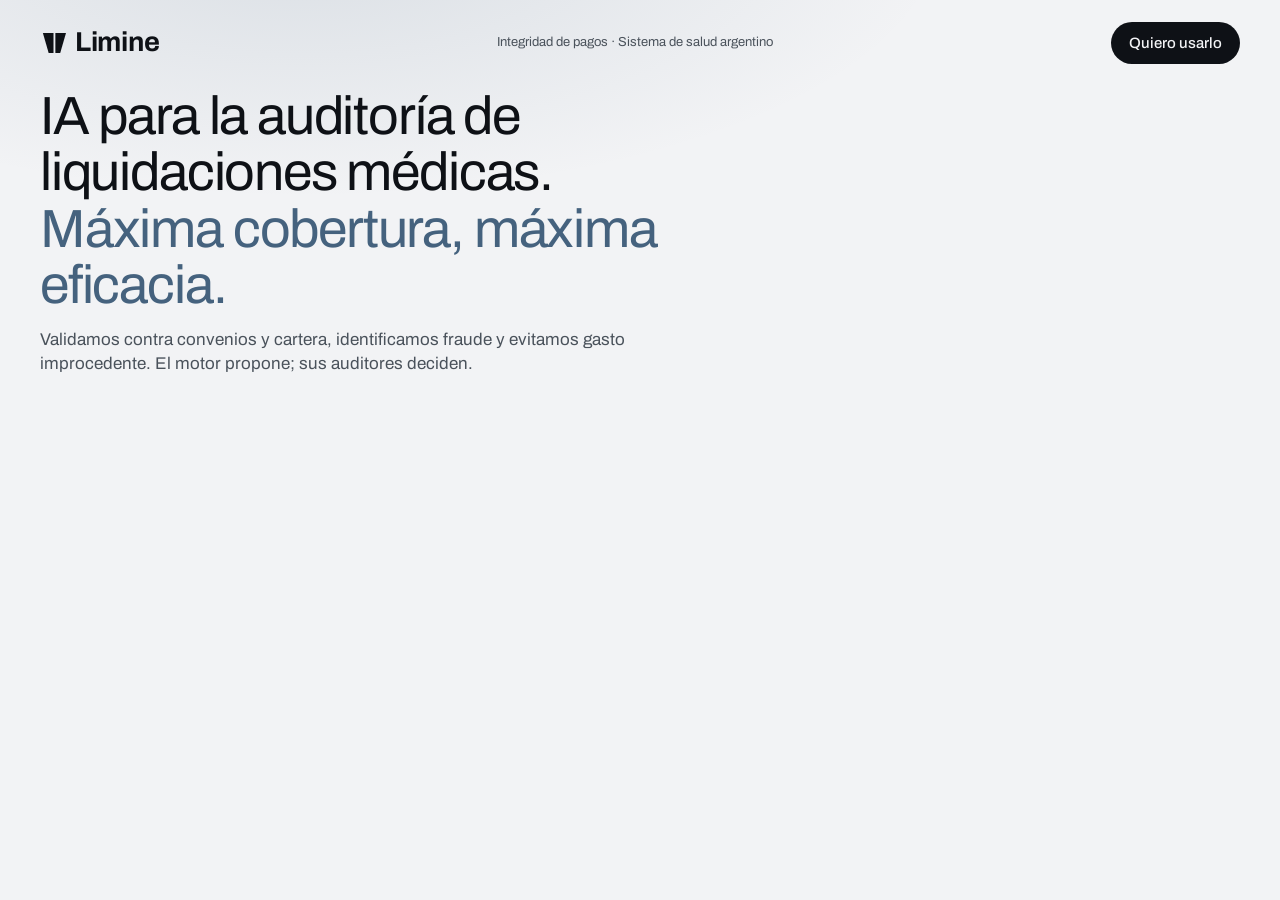
<file: index.html>
<!DOCTYPE html>
<html lang="es-AR">
<head>
<meta charset="utf-8">
<meta name="viewport" content="width=device-width, initial-scale=1, viewport-fit=cover">
<title>Limine · Integridad de pagos para el sistema de salud argentino</title>
<meta name="description" content="IA para la auditoría de liquidaciones médicas. Máxima cobertura, máxima eficacia: auditamos el 100% de las líneas contra convenios y cartera, identificamos fraude y evitamos gasto improcedente. El motor propone; sus auditores deciden.">
<link rel="canonical" href="https://limine.ai/">
<meta property="og:type" content="website">
<meta property="og:title" content="Limine · Integridad de pagos para el sistema de salud argentino">
<meta property="og:description" content="IA para la auditoría de liquidaciones médicas. Máxima cobertura, máxima eficacia. El motor propone; sus auditores deciden.">
<meta property="og:image" content="https://limine.ai/og.png">
<meta property="og:image:width" content="1200">
<meta property="og:image:height" content="630">
<meta property="og:url" content="https://limine.ai/">
<meta property="og:locale" content="es_AR">
<meta name="twitter:card" content="summary_large_image">
<meta name="theme-color" content="#F2F3F5">
<script>document.documentElement.classList.add("js");</script>
<link rel="icon" href="/favicon.svg" type="image/svg+xml">
<link rel="preconnect" href="https://fonts.googleapis.com">
<link rel="preconnect" href="https://fonts.gstatic.com" crossorigin>
<link rel="stylesheet" href="b.css?v=202609251104">
</head>
<!-- Limine · landing · dev/main via scripts/publicar.sh y promover.sh -->
<body data-contacto="pedrolandin@gmail.com" data-asunto="Quiero usar Limine">

<div class="escena" id="escena">

  <header class="barra">
    <a class="lockup" href="#" aria-label="Limine, inicio"><svg viewBox="20 18 60 54" aria-hidden="true"><polygon points="26,24 48,24 48,66 38,66"/><polygon points="74,24 52,24 52,66 62,66"/></svg><span class="wordmark">Limine</span></a>
    <span class="barra__tag">Integridad de pagos · Sistema de salud argentino</span>
    <a class="btn btn--ink" href="#implementacion" data-cta="mail">Quiero usarlo</a>
  </header>

  <div class="titular">
    <div class="titular__texto">
      <h1><span class="h1a entra">IA para la auditoría de liquidaciones médicas.</span><span class="h1b valor entra">Máxima cobertura, máxima eficacia.</span></h1>
      <p class="titular__linea entra">Validamos contra convenios y cartera, identificamos fraude y evitamos gasto improcedente. El motor propone; sus auditores deciden.</p>
    </div>
    <div class="cifras entra" aria-label="Cifras">
      <div class="cifra entra"><span class="cifra__n">100%</span><span class="cifra__t">De las líneas, revisadas</span></div>
      <div class="cifra entra"><span class="cifra__n valor">4x</span><span class="cifra__t">Retorno garantizado <span class="info"><button type="button" class="info__btn" aria-label="Cómo funciona la garantía de 4x">i</button><span class="info__texto" role="tooltip">La calibración de la oportunidad es gratuita. Después, lo que pagan nunca supera un cuarto del ahorro generado.</span></span></span></div>
      <div class="cifra entra"><span class="cifra__n">0</span><span class="cifra__t">Integraciones para empezar</span></div>
    </div>
  </div>

  <div class="lienzo entra" id="lienzo">
    <div class="trama" id="trama" role="img" aria-label="Millones de líneas pagadas por mes: en gris las que nadie revisó, en rojo las que esconden fraude o desperdicio y se pagaron igual; la franja marca la muestra que la auditoría alcanza a mirar.">
      <div class="cobertura" id="cobertura" aria-hidden="true"><span class="cobertura__rotulo">Limine audita el 100% de las líneas</span></div>
      <div class="muestra"><span class="muestra__rotulo">Lo que la auditoría alcanza a mirar</span></div>
    </div>
    <div class="tip" id="tip" role="status" aria-live="polite" hidden><span class="tip__k"></span><span class="tip__titulo"></span><span class="tip__t"></span><div class="tip__dist" id="tip-dist" hidden></div></div>
  </div>

  <nav class="capitulos" id="capitulos" aria-label="Capítulos">
    <button type="button" class="cap entra" data-cap="limine"><span class="n">01</span><span class="t">Limine</span></button>
    <button type="button" class="cap entra" data-cap="ahorro"><span class="n">02</span><span class="t">Oportunidades de ahorro</span></button>
    <button type="button" class="cap entra" data-cap="producto"><span class="n">03</span><span class="t">Nuestro producto</span></button>
    <button type="button" class="cap entra" data-cap="auditores"><span class="n">04</span><span class="t">Colaboración</span></button>
    <button type="button" class="cap entra" data-cap="implementacion"><span class="n">05</span><span class="t">Implementación</span></button>
  </nav>

  <aside class="panel" id="panel" aria-live="polite" hidden>
    <div class="panel__asa" aria-hidden="true"></div>
    <div class="panel__cab"><span class="panel__num" id="panel-num">01 · Limine</span><button type="button" class="panel__cerrar" id="panel-cerrar" aria-label="Cerrar">×</button></div>
    <div class="panel__cuerpo" id="panel-cuerpo">

      <section class="hoja" data-cap="limine" data-nombre="Limine">
        <h2>Un motor de IA que audita el 100% de sus liquidaciones, antes de pagarlas.</h2>
        <p>Cada línea se valida contra sus convenios y contra la historia estadística de su propia cartera. Cuando algo no cierra, el motor no tira una alarma: arma el caso, con la cláusula o la comparación que lo sostiene y con el monto. Y la decisión es siempre de sus auditores.</p>
        <div class="bloque">
          <h3>Construido por un equipo de tecnología y datos, con amplia experiencia en la región.</h3>
          <div class="perfiles">
            <div class="perfil"><a class="perfil__n" href="https://www.linkedin.com/in/pedro-landin/" target="_blank" rel="noopener" aria-label="Pedro Landín en LinkedIn">Pedro Landín <svg class="in" viewBox="0 0 24 24" aria-hidden="true"><path d="M20.45 20.45h-3.56v-5.57c0-1.33-.02-3.04-1.85-3.04-1.85 0-2.13 1.45-2.13 2.94v5.67H9.35V9h3.41v1.56h.05c.48-.9 1.64-1.85 3.37-1.85 3.6 0 4.27 2.37 4.27 5.46v6.28zM5.34 7.43a2.06 2.06 0 1 1 0-4.13 2.06 2.06 0 0 1 0 4.13zM7.12 20.45H3.55V9h3.57v11.45zM22.22 0H1.77C.79 0 0 .77 0 1.73v20.54C0 23.23.79 24 1.77 24h20.45c.98 0 1.78-.77 1.78-1.73V1.73C24 .77 23.2 0 22.22 0z"/></svg></a><span class="perfil__r">Cofundador y CEO</span><span class="perfil__d">Bain &amp; Company, Rappi y Addi. Economista (UTDT).</span></div>
            <div class="perfil"><a class="perfil__n" href="https://www.linkedin.com/in/ramiro-oliverio-fernandez/" target="_blank" rel="noopener" aria-label="Ramiro Fernández en LinkedIn">Ramiro Fernández <svg class="in" viewBox="0 0 24 24" aria-hidden="true"><path d="M20.45 20.45h-3.56v-5.57c0-1.33-.02-3.04-1.85-3.04-1.85 0-2.13 1.45-2.13 2.94v5.67H9.35V9h3.41v1.56h.05c.48-.9 1.64-1.85 3.37-1.85 3.6 0 4.27 2.37 4.27 5.46v6.28zM5.34 7.43a2.06 2.06 0 1 1 0-4.13 2.06 2.06 0 0 1 0 4.13zM7.12 20.45H3.55V9h3.57v11.45zM22.22 0H1.77C.79 0 0 .77 0 1.73v20.54C0 23.23.79 24 1.77 24h20.45c.98 0 1.78-.77 1.78-1.73V1.73C24 .77 23.2 0 22.22 0z"/></svg></a><span class="perfil__r">Cofundador y CTO</span><span class="perfil__d">Arquitectura de datos en Addi, Rappi, GCBA y CONICET. Docente en la UBA.</span></div>
          </div>
          <div class="logos"><img src="assets/logos/bain.svg" alt="Bain &amp; Company" class="l-bain"><img src="assets/logos/rappi.svg" alt="Rappi" class="l-rappi"><img src="assets/logos/addi.svg" alt="Addi" class="l-addi"><img src="assets/logos/conicet.svg" alt="CONICET" class="l-conicet"><img src="assets/logos/gcba.svg" alt="Ciudad de Buenos Aires" class="l-gcba"><img src="assets/logos/uba.svg" alt="UBA" class="l-uba"></div>
        </div>
      </section>

      <section class="hoja" data-cap="ahorro" data-nombre="Oportunidades de ahorro">
        <h2>Los modelos actuales fallan en escala, incluso ante casos típicos.</h2>
        <p>Su equipo audita por muestra, porque revisar todo a mano es imposible. Así se ve en cualquier cartera:</p>
        <div class="hallazgos">
          <div class="hallazgo"><svg viewBox="0 0 64 40" aria-hidden="true"><rect x="12" y="26" width="12" height="12" class="gris"/><rect x="40" y="26" width="12" height="12" class="gris"/><rect x="40" y="4" width="12" height="22" class="rojo"/><line x1="6" y1="38.5" x2="58" y2="38.5"/></svg><span class="t">Cantidades infladas</span><span class="d">40 jeringas en una cirugía que usa 12.</span></div>
          <div class="hallazgo"><svg viewBox="0 0 64 40" aria-hidden="true"><rect x="5" y="7" width="36" height="26" rx="2"/><rect x="11" y="16" width="7" height="8" class="gris"/><rect x="20" y="16" width="7" height="8" class="gris"/><rect x="29" y="16" width="7" height="8" class="gris"/><rect x="50" y="16" width="7" height="8" class="rojo"/><line x1="41" y1="20" x2="50" y2="20" class="rojo-linea"/></svg><span class="t">Doble cobro del módulo</span><span class="d">Descartables facturados aparte del módulo que ya los incluye.</span></div>
          <div class="hallazgo"><svg viewBox="0 0 64 40" aria-hidden="true"><path d="M10 6h16l6 6v22H10z"/><line x1="15" y1="18" x2="27" y2="18"/><line x1="15" y1="23" x2="27" y2="23"/><line x1="15" y1="28" x2="23" y2="28"/><path d="M30 10h16l6 6v22H30z" class="rojo-linea"/><line x1="35" y1="22" x2="47" y2="22" class="rojo-linea"/><line x1="35" y1="27" x2="47" y2="27" class="rojo-linea"/><line x1="35" y1="32" x2="43" y2="32" class="rojo-linea"/></svg><span class="t">Cuentas duplicadas</span><span class="d">La misma sesión, cobrada dos veces con 40 días de diferencia.</span></div>
          <div class="hallazgo"><svg viewBox="0 0 64 40" aria-hidden="true"><rect x="8" y="10" width="48" height="26" rx="2"/><line x1="8" y1="17" x2="56" y2="17"/><rect x="12" y="21" width="8" height="3" class="gris"/><rect x="12" y="26" width="8" height="3" class="gris"/><rect x="12" y="31" width="8" height="3" class="gris"/><rect x="26" y="21" width="8" height="3" class="gris"/><rect x="26" y="26" width="8" height="3" class="gris"/><rect x="40" y="1" width="8" height="3" class="rojo"/><rect x="40" y="5" width="8" height="3" class="rojo"/><rect x="40" y="21" width="8" height="3" class="rojo"/><rect x="40" y="26" width="8" height="3" class="rojo"/><rect x="40" y="31" width="8" height="3" class="rojo"/></svg><span class="t">Agenda imposible</span><span class="d">55 consultas facturadas en un solo día de consultorio.</span></div>
          <div class="hallazgo"><svg viewBox="0 0 64 40" aria-hidden="true"><rect x="4" y="12" width="9" height="16" class="gris"/><rect x="15" y="12" width="9" height="16" class="gris"/><rect x="26" y="12" width="9" height="16" class="gris"/><rect x="37" y="12" width="9" height="16" class="gris"/><rect x="48" y="12" width="9" height="16" class="rojo"/><path d="M50 6l7-4 0 8" class="rojo-linea"/><line x1="4" y1="32" x2="58" y2="32"/></svg><span class="t">Pensión sobre el alta</span><span class="d">Pensión completa facturada el día del alta.</span></div>
          <div class="hallazgo"><svg viewBox="0 0 64 40" aria-hidden="true"><line x1="6" y1="16" x2="58" y2="16" stroke-dasharray="3 3"/><rect x="14" y="16" width="14" height="20" class="gris"/><rect x="38" y="16" width="14" height="20" class="gris"/><rect x="38" y="6" width="14" height="10" class="rojo"/><line x1="6" y1="36.5" x2="58" y2="36.5"/></svg><span class="t">Precio sobre la referencia</span><span class="d">Medicamento a precio de marca cuando el convenio paga valor de referencia.</span></div>
          <div class="hallazgo"><svg viewBox="0 0 64 40" aria-hidden="true"><line x1="4" y1="22" x2="60" y2="22"/><path d="M12 14v16M12 14h4M12 30h4"/><path d="M40 14v16M40 14h-4M40 30h-4"/><circle cx="26" cy="22" r="3" class="gris"/><circle cx="52" cy="22" r="3.5" class="rojo"/></svg><span class="t">Fuera de ventana</span><span class="d">Práctica realizada a los 65 días de una orden válida por 60.</span></div>
          <div class="hallazgo"><svg viewBox="0 0 64 40" aria-hidden="true"><rect x="10" y="8" width="16" height="28" class="gris"/><rect x="38" y="24" width="16" height="12" class="gris"/><path d="M28 12l8 6-8 6" class="rojo-linea"/><line x1="4" y1="36.5" x2="60" y2="36.5"/></svg><span class="t">Cuenta inconsistente</span><span class="d">Quirófano de máxima complejidad en una cirugía de porte menor.</span></div>
        </div>
        <p class="pista">Pase el mouse por los puntos rojos: cada uno es un caso.</p>
      </section>

      <section class="hoja" data-cap="producto" data-nombre="Nuestro producto">
        <h2>Un sistema operativo de agentes de auditoría, sobre una plataforma propia.</h2>
        <div class="eje">
          <div class="eje__cab"><span class="eje__k">Eje 01</span><h3>Los agentes</h3><span class="eje__s">Auditan el 100% de las líneas, en cada ciclo.</span></div>
          <ul class="items">
            <li><svg viewBox="0 0 28 28" aria-hidden="true"><path d="M4 9l10-5 10 5-10 5z"/><path d="M4 14l10 5 10-5"/><path d="M4 19l10 5 10-5"/></svg><span><b>Preparan la data</b>Tipifican, agrupan por episodio y resuelven cada prestador a su convenio.</span></li>
            <li><svg viewBox="0 0 28 28" aria-hidden="true"><rect x="4" y="4" width="20" height="20" rx="2"/><path d="M14 9v10M9 14h10" class="acento"/></svg><span><b>Proponen reglas nuevas</b>Leen sus convenios y detectan patrones repetidos. Ninguna corre sin aprobación.</span></li>
            <li><svg viewBox="0 0 28 28" aria-hidden="true"><path d="M5 7h18M5 14h18M5 21h18"/><path d="M8 5l2 2-2 2M8 12l2 2-2 2M8 19l2 2-2 2" class="acento"/></svg><span><b>Ejecutan las reglas</b>Contra el convenio, contra su cartera y sobre lo que solo se ve en combinación.</span></li>
          </ul>
        </div>
        <div class="loop" aria-hidden="true"><span class="loop__i">→ Reglas vigentes, con umbral</span><span class="loop__i">← Resultados y precisión medida</span><span class="loop__c">Cada ciclo, una vuelta</span></div>
        <div class="eje">
          <div class="eje__cab"><span class="eje__k">Eje 02</span><h3>La plataforma</h3><span class="eje__s">Gestión de convenios y reglas.</span></div>
          <ul class="items">
            <li><svg viewBox="0 0 28 28" aria-hidden="true"><path d="M6 6h16v16H6z"/><path d="M10 11h8M10 15h8M10 19h5"/></svg><span><b>Reglas escritas y legibles</b>Qué cláusula aplica, qué umbral usa, qué débito propone.</span></li>
            <li><svg viewBox="0 0 28 28" aria-hidden="true"><circle cx="14" cy="14" r="10"/><path d="M9 14l3.5 3.5L19 11" class="acento"/></svg><span><b>Probadas antes de correr</b>Calibradas sobre su historia; corren recién cuando su precisión medida supera el piso acordado.</span></li>
            <li><svg viewBox="0 0 28 28" aria-hidden="true"><circle cx="8" cy="7" r="3"/><circle cx="8" cy="21" r="3"/><circle cx="20" cy="14" r="3" class="acento-fill"/><path d="M8 10v8M10.5 8.5l7 4M10.5 19.5l7-4"/></svg><span><b>Versionadas y a la vista</b>Su auditor ve cada regla con su precisión medida, y la calibra.</span></li>
          </ul>
        </div>
      </section>

      <section class="hoja" data-cap="auditores" data-nombre="Colaboración">
        <h2>El motor propone. Sus auditores deciden, siempre.</h2>
        <p>Ningún caso llega como una alarma. Llega con la regla que lo marcó, la cláusula o la comparación que lo sostiene, y el monto. Su auditor decide en minutos, y cada veredicto vuelve a la plataforma.</p>
        <div class="bloque">
          <span class="bloque__k">Lo que reciben ustedes</span>
          <div class="recibe"><span class="recibe__n">01</span><span><b>Reportes por prestador y por práctica</b>Dónde está el desvío y cuánto vale.</span></div>
          <div class="recibe"><span class="recibe__n">02</span><span><b>Cada regla a la vista, calibrable</b>Con su precisión medida: ajustan umbrales y apagan lo que no quieren.</span></div>
          <div class="recibe"><span class="recibe__n">03</span><span><b>Un archivo por ciclo, línea por línea</b>Cada línea con su veredicto, su regla y su evidencia.</span></div>
        </div>
        <div class="caso">
          <div class="caso__cab"><span>Así llega un caso · datos sintéticos</span><span>Decisión: su auditor</span></div>
          <h3>Descartables facturados aparte del módulo quirúrgico</h3>
          <div class="caso__fila"><span class="k">Regla</span><span>Inclusiones del módulo: el módulo ya incluye descartables.</span></div>
          <div class="caso__fila"><span class="k">Fuente</span><span>Convenio, Anexo I, cláusula 4.2. [Cláusula de ejemplo]</span></div>
          <div class="caso__fila"><span class="k">Comparación</span><span>40 unidades contra 12 de mediana en 318 casos comparables de su cartera.</span></div>
          <div class="caso__fila"><span class="k">Ahorro</span><span class="monto">$ 1.240.500</span></div>
        </div>
      </section>

      <section class="hoja" data-cap="implementacion" data-nombre="Implementación">
        <h2>Resultados en semanas, sin un proyecto de sistemas.</h2>
        <p>La entrada es un diagnóstico gratuito sobre sus cuentas ya pagadas: sin integración, sin datos clínicos y sin fee. En pocas semanas, hablamos con sus números sobre la mesa.</p>
        <div class="bloque">
          <div class="recibe"><span class="recibe__n">01</span><span><b>Sin cambiar de sistema</b>Un export en el formato que su sistema ya sabe hacer.</span></div>
          <div class="recibe"><span class="recibe__n">02</span><span><b>Calibrado a sus convenios</b>Las reglas se leen de sus contratos y se prueban sobre su historia antes de correr.</span></div>
          <div class="recibe"><span class="recibe__n">03</span><span><b>Resultados en semanas</b>Casos con evidencia, validados por sus auditores, y la medida de lo que se escapa por mes.</span></div>
        </div>
        <div class="cierre">
          <h3>Descubra cuánto se está escapando en sus cuentas.</h3>
          <p>Sin compromiso. Respondemos en 24 horas.</p>
          <div class="acciones"><a class="btn btn--papel" href="#implementacion" data-cta="mail">Quiero usarlo</a><span class="mail" data-mail-texto>pedrolandin@gmail.com</span></div>
          <p class="cierre__nota">La calibración de la oportunidad es gratuita. Después, lo que pagan nunca supera un cuarto del ahorro generado.</p>
        </div>
      </section>

    </div>
    <div class="panel__nav">
      <button type="button" class="panel__ant" id="panel-ant">← Anterior</button>
      <span class="panel__pos" id="panel-pos">01 / 05</span>
      <button type="button" class="panel__sig" id="panel-sig">Siguiente →</button>
    </div>
  </aside>

  <footer class="pie entra">
    <span>© 2026 Limine · Buenos Aires</span>
    <span class="pie__pista" id="pie-pista">Recorra los capítulos con ← →</span>
    <a class="pie__in" href="https://www.linkedin.com/in/pedro-landin/" target="_blank" rel="noopener" aria-label="LinkedIn"><svg class="in" viewBox="0 0 24 24" aria-hidden="true"><path d="M20.45 20.45h-3.56v-5.57c0-1.33-.02-3.04-1.85-3.04-1.85 0-2.13 1.45-2.13 2.94v5.67H9.35V9h3.41v1.56h.05c.48-.9 1.64-1.85 3.37-1.85 3.6 0 4.27 2.37 4.27 5.46v6.28zM5.34 7.43a2.06 2.06 0 1 1 0-4.13 2.06 2.06 0 0 1 0 4.13zM7.12 20.45H3.55V9h3.57v11.45zM22.22 0H1.77C.79 0 0 .77 0 1.73v20.54C0 23.23.79 24 1.77 24h20.45c.98 0 1.78-.77 1.78-1.73V1.73C24 .77 23.2 0 22.22 0z"/></svg> LinkedIn</a>
  </footer>

</div>

<script src="b.js?v=202609251104" defer></script>
</body>
</html>
</file>
<file: b.css>
/* ============================================================
   LIMINE · landing B (versión reducida): una pantalla, la grilla al centro,
   capítulos conceptuales descubribles. Tokens copiados de limine.css.
   Escala tipográfica: referencia arcos.eu (titular grande en peso regular,
   cuerpo 15 px, etiquetas en frase normal).
   ============================================================ */
@import url("https://fonts.googleapis.com/css2?family=Archivo:wght@400;500;600;700&family=IBM+Plex+Mono:wght@400;500;600&display=swap");

:root {
  /* Paleta base: blanco, escala de grises, tinta, azul acero */
  --ink: #0E1116;
  --gray-600: #4A525B;
  --gray-400: #7A8189;
  --gray-200: #C7CBD1;
  --paper: #F2F3F5;
  --white: #FFFFFF;
  --accent: #45627E;        /* azul acero: único acento; solo marca valor */
  --accent-dark: #16283C;
  --accent-tint: #EAEEF3;

  --text-strong: var(--ink);
  --text-body: var(--ink);
  --text-secondary: var(--gray-600);
  --text-muted: var(--gray-400);
  --line: var(--gray-200);
  --line-strong: var(--ink);

  --surface-base: var(--paper);
  --surface-raised: var(--white);
  --surface-dark: var(--ink);
  --on-dark: var(--paper);

  --value: var(--accent);
  --value-tint: var(--accent-tint);

  /* Tipografía */
  --font-sans: "Archivo", "Helvetica Neue", Helvetica, Arial, sans-serif;
  --font-mono: "IBM Plex Mono", ui-monospace, "SFMono-Regular", Menlo, monospace;
  --weight-regular: 400;
  --weight-medium: 500;
  --weight-semibold: 600;
  --weight-bold: 700;
  --weight-black: 800;

  --text-display: 64px;
  --text-h1: 40px;
  --text-h2: 32px;
  --text-h3: 24px;
  --text-body: 16px;
  --text-small: 13px;
  --text-label: 11px;

  --track-label: 0.14em;
  --track-wordmark: 0.01em;
  --numeric-tabular: "tnum" 1, "lnum" 1;

  /* Grilla de 4px */
  --space-1: 4px;  --space-2: 8px;   --space-3: 12px; --space-4: 16px;
  --space-5: 24px; --space-6: 32px;  --space-7: 48px; --space-8: 64px;

  --radius-sm: 3px;
  --border-hair: 1px;
  --border-rule: 1.5px;
}

:root {
  --hair: color-mix(in srgb, var(--ink) 9%, transparent);
  --hair-strong: color-mix(in srgb, var(--ink) 18%, transparent);
  --fraude: #D63A2F;
  --gutter: 24px;
  --t-h1: clamp(40px, 4.2vw, 58px);
  --t-h2: clamp(26px, 2.4vw, 32px);
  --t-h3: 20px;
  --t-lg: 17px;
  --t-md: 15px;
  --t-sm: 13px;
}
@media (min-width: 1024px) { :root { --gutter: 40px; } }

*, *::before, *::after { box-sizing: border-box; margin: 0; padding: 0; }
html, body { height: 100%; }
body { background: var(--surface-base); color: var(--ink); font-family: var(--font-sans); font-size: var(--t-md); line-height: 1.47; -webkit-font-smoothing: antialiased; overflow-x: hidden; }
a { color: inherit; text-decoration: none; }
button { font: inherit; color: inherit; background: none; border: 0; cursor: pointer; }
:focus-visible { outline: 2px solid var(--ink); outline-offset: 2px; }
.valor { color: var(--accent); }
.mono { font-family: var(--font-mono); font-feature-settings: var(--numeric-tabular); }

/* ---------- escena: una pantalla ---------- */
.escena { position: relative; min-height: 100svh; display: grid; grid-template-rows: auto auto 1fr auto auto; padding: 0 var(--gutter); overflow: hidden; }
.escena::before { content: ""; position: absolute; inset: -20% -10% auto -10%; height: 70%; background: radial-gradient(60% 60% at 28% 18%, color-mix(in srgb, var(--accent) 14%, transparent) 0%, transparent 70%); pointer-events: none; z-index: 0; }
.escena > * { position: relative; z-index: 1; }

/* barra */
.barra { display: flex; align-items: center; justify-content: space-between; gap: 16px; padding: 22px 0 6px; }
.lockup { display: inline-flex; align-items: center; color: var(--ink); line-height: 1; font-size: 26px; }
.lockup svg { height: 1em; width: auto; fill: currentColor; }
.lockup .wordmark { font-weight: var(--weight-bold); letter-spacing: -0.01em; margin-left: 0.22em; font-size: 1.05em; }
.barra__tag { font-size: var(--t-sm); color: var(--text-secondary); }
@media (max-width: 639px) { .barra__tag { display: none; } }
.btn { display: inline-flex; align-items: center; justify-content: center; height: 42px; padding: 0 18px; border-radius: 999px; font-size: var(--t-md); font-weight: var(--weight-medium); white-space: nowrap; transition: background-color 140ms ease, transform 140ms ease; }
.btn--ink { background: var(--ink); color: var(--paper); }
.btn--ink:hover { background: var(--accent-dark); }
.btn--papel { background: var(--paper); color: var(--ink); }
.btn--papel:hover { background: var(--white); }
.btn:active { transform: scale(.98); }

/* titular + cifras */
.titular { display: grid; grid-template-columns: minmax(0, 1fr); gap: 20px; padding: 18px 0 8px; align-items: end; }
@media (min-width: 1024px) { .titular { grid-template-columns: minmax(0, 7fr) minmax(0, 4fr); gap: 40px; } }
.titular h1 { font-size: var(--t-h1); font-weight: var(--weight-regular); line-height: 1.05; letter-spacing: -0.022em; max-width: 20ch; }
.titular h1 .h1a, .titular h1 .h1b { display: block; }
.titular__linea { margin-top: 14px; font-size: var(--t-lg); line-height: 1.45; color: var(--text-secondary); max-width: 62ch; }
.cifras { display: grid; grid-template-columns: repeat(3, minmax(0, 1fr)); gap: 12px 20px; padding-top: 14px; border-top: 1px solid var(--hair); }
.cifra { display: flex; flex-direction: column; gap: 2px; min-width: 0; }
.cifra__n { font-family: var(--font-mono); font-size: 26px; font-weight: var(--weight-medium); letter-spacing: -0.02em; line-height: 1; font-feature-settings: var(--numeric-tabular); }
.cifra__t { font-size: var(--t-sm); color: var(--text-secondary); line-height: 1.35; }
.info { position: relative; display: inline-flex; margin-left: 4px; vertical-align: middle; }
.info__btn { width: 16px; height: 16px; border-radius: 50%; border: 1px solid var(--accent); color: var(--accent); font-family: var(--font-mono); font-size: 10px; font-weight: 600; line-height: 1; cursor: help; }
.info__texto { position: absolute; left: 0; bottom: calc(100% + 8px); width: min(300px, calc(100vw - 48px)); background: var(--surface-raised); border: 1px solid var(--hair-strong); border-radius: 8px; padding: 10px 12px; font-size: var(--t-sm); line-height: 1.45; color: var(--ink); display: none; z-index: 20; }
.info:hover .info__texto, .info:focus-within .info__texto { display: block; }
@media (max-width: 1023px) { .info__texto { left: auto; right: -8px; } }

/* lienzo: la grilla */
.lienzo { position: relative; z-index: 3; display: flex; flex-direction: column; justify-content: center; padding: 16px 0 42px; min-height: 0; }
.trama { position: relative; display: grid; justify-content: space-between; grid-template-columns: repeat(56, 5px); row-gap: var(--fila, 16px); width: 100%; }
.trama i { display: block; width: 5px; height: 5px; border-radius: 50%; background: var(--gray-200); cursor: crosshair; transition: transform 260ms cubic-bezier(.15,.8,.25,1), background-color 200ms ease, opacity 300ms ease, box-shadow 200ms ease; will-change: transform; }
.trama i.irregular { background: var(--fraude); }
.trama i.auditada { background: var(--gray-400); }
.trama i.activa { position: relative; z-index: 2; box-shadow: 0 1.5px 3px color-mix(in srgb, var(--ink) 35%, transparent); }
.trama i.activa.irregular { transform: translateY(-1px) scale(3.4); }
.trama i.activa.correcta { background: var(--gray-400); transform: translateY(-1px) scale(3.1); }
.trama i.activa.auditada { background: var(--ink); transform: translateY(-1px) scale(3.1); }
.trama .muestra { position: absolute; left: -8px; top: -10px; bottom: -10px; width: calc(5 / 55 * 100% + 21px); border: 1.5px solid var(--accent); border-radius: 6px; background: color-mix(in srgb, var(--accent) 8%, transparent); transform: scaleX(0); transform-origin: left center; transition: transform 900ms cubic-bezier(.2,.7,.2,1), background-color 400ms ease; pointer-events: none; }
.trama--lista .muestra { transform: scaleX(1); }
.muestra__rotulo { position: absolute; left: 0; bottom: -24px; white-space: nowrap; font-size: var(--t-sm); color: var(--accent); opacity: 0; transition: opacity 500ms ease; }
.cobertura { position: absolute; left: -8px; top: -10px; bottom: -10px; width: 0; border-radius: 6px; background: color-mix(in srgb, var(--accent) 7%, transparent); pointer-events: none; opacity: 0; }
.cobertura::after { content: ""; position: absolute; top: 0; bottom: 0; right: -1px; width: 2px; background: var(--accent); box-shadow: -14px 0 24px color-mix(in srgb, var(--accent) 22%, transparent); border-radius: 2px; transition: opacity 400ms ease; }
.cobertura--lista::after { opacity: 0; }
.cobertura__rotulo { position: absolute; left: 0; bottom: -44px; white-space: nowrap; font-size: var(--t-sm); color: var(--accent); opacity: 0; transition: opacity 300ms ease; }
.cobertura--lista .cobertura__rotulo { opacity: 1; }
.cubierto:not(.modo-limine) .muestra__rotulo { opacity: 0; }
.modo-ahorro .cobertura { opacity: 0 !important; }
.trama:not(.trama--js) { height: 380px; background-image: radial-gradient(circle, var(--gray-200) 2px, transparent 2px); background-size: 22px 22px; }
.trama:not(.trama--js) .muestra { transform: none; }
@media (prefers-reduced-motion: reduce) { .trama i, .trama .muestra { transition: none; } }

/* modos de la grilla, uno por capítulo */
.modo-limine .muestra__rotulo { opacity: 1; }
.modo-ahorro .trama i.correcta, .modo-ahorro .trama i.auditada { opacity: .35; }
.modo-ahorro .trama i.irregular { animation: latir 1.6s ease-in-out infinite; }
@keyframes latir { 0%, 100% { transform: scale(1); } 50% { transform: scale(1.7); } }
.modo-ahorro .trama i.irregular.activa { animation: none; }
.cubierto .cobertura { opacity: 1; }
.cubierto .trama i.irregular.detectada { background: var(--white); outline: 2px solid var(--fraude); outline-offset: 1px; transform: scale(1.3); border-radius: 50%; transition: transform 320ms cubic-bezier(.2,.7,.2,1), background-color 320ms ease, outline-color 200ms ease; }
.cubierto .trama i.correcta.detectada { background: var(--gray-400); }
.cubierto .trama i.irregular.detectada.activa { background: var(--fraude); outline-color: var(--white); transform: translateY(-1px) scale(3.2); }
.modo-auditores .trama i:not(.activa):not(.auditada) { opacity: .45; }
.modo-implementacion .trama i.correcta { opacity: .5; }
@media (prefers-reduced-motion: reduce) { .modo-ahorro .trama i.irregular { animation: none; } }

/* tooltip (anclado al punto) */
.tip { position: absolute; z-index: 5; width: max-content; max-width: 320px; background: var(--surface-raised); border: 1px solid var(--hair-strong); border-radius: 10px; padding: 10px 12px; display: flex; flex-direction: column; gap: 4px; pointer-events: none; transition: left 700ms cubic-bezier(.2,.7,.2,1), top 700ms cubic-bezier(.2,.7,.2,1); }
.tip[hidden] { display: none; }
.tip::after { content: ""; position: absolute; left: var(--tip-x, 16px); bottom: -5px; width: 8px; height: 8px; background: var(--surface-raised); border-right: 1px solid var(--hair-strong); border-bottom: 1px solid var(--hair-strong); transform: rotate(45deg); }
.tip--abajo::after { bottom: auto; top: -5px; border: 0; border-left: 1px solid var(--hair-strong); border-top: 1px solid var(--hair-strong); }
.tip__k { font-size: 12px; color: var(--text-secondary); }
.tip--irregular .tip__k { color: var(--fraude); }
.tip__titulo { font-size: 14px; font-weight: var(--weight-semibold); line-height: 1.3; }
.tip__t { font-size: var(--t-sm); line-height: 1.45; color: var(--text-secondary); }

/* capítulos: píldoras abajo */
.capitulos { display: flex; gap: 6px; justify-content: center; flex-wrap: nowrap; overflow-x: auto; scrollbar-width: none; padding: 10px 0 8px; position: relative; z-index: 6; }
.capitulos::-webkit-scrollbar { display: none; }
.cap { display: inline-flex; flex: 0 0 auto; align-items: center; gap: 8px; height: 42px; padding: 0 16px 0 12px; border-radius: 999px; border: 1px solid var(--hair-strong); background: color-mix(in srgb, var(--white) 70%, transparent); font-size: 14px; font-weight: var(--weight-medium); white-space: nowrap; transition: background-color 160ms ease, border-color 160ms ease, color 160ms ease; }
.cap .n { font-family: var(--font-mono); font-size: 11px; letter-spacing: 0.06em; color: var(--gray-400); }
.cap:hover { border-color: var(--ink); }
.cap.activa { background: var(--ink); color: var(--paper); border-color: var(--ink); }
.cap.activa .n { color: var(--gray-200); }

/* panel del capítulo */
.panel { position: fixed; z-index: 40; right: 24px; top: 84px; bottom: 84px; width: min(520px, calc(100vw - 48px)); background: var(--surface-raised); border: 1px solid var(--hair-strong); border-radius: 16px; box-shadow: 0 24px 60px color-mix(in srgb, var(--ink) 16%, transparent); display: flex; flex-direction: column; overflow: hidden; animation: entrar 320ms cubic-bezier(.2,.7,.2,1); }
.panel[hidden] { display: none; }
@keyframes entrar { from { opacity: 0; transform: translateX(16px); } to { opacity: 1; transform: none; } }
.panel__asa { display: none; }
.panel__cab { display: flex; align-items: center; justify-content: space-between; padding: 14px 16px 12px 28px; border-bottom: 1px solid var(--hair); }
.panel__num { font-size: var(--t-sm); font-weight: var(--weight-medium); color: var(--accent); }
.panel__cerrar { width: 32px; height: 32px; border-radius: 50%; font-size: 20px; line-height: 1; color: var(--text-secondary); }
.panel__cerrar:hover { background: var(--paper); color: var(--ink); }
.panel__cuerpo { flex: 1; overflow-y: auto; padding: 24px 28px 20px; }
.hoja { display: none; flex-direction: column; gap: 16px; }
.hoja.activa { display: flex; animation: aparecer 260ms ease; }
@keyframes aparecer { from { opacity: 0; transform: translateY(6px); } to { opacity: 1; transform: none; } }
.hoja h2 { font-size: var(--t-h2); font-weight: var(--weight-bold); line-height: 1.08; letter-spacing: -0.02em; }
.hoja h3 { font-size: var(--t-h3); font-weight: var(--weight-semibold); line-height: 1.25; letter-spacing: -0.01em; }
.hoja p { font-size: var(--t-md); color: var(--text-secondary); }
.hoja p.pista { font-size: var(--t-sm); color: var(--accent); }
.bloque { display: flex; flex-direction: column; gap: 12px; padding-top: 16px; border-top: 1px solid var(--hair); }
.bloque__k { font-size: var(--t-sm); color: var(--text-secondary); }

/* equipo */
.perfiles { display: grid; grid-template-columns: repeat(2, minmax(0, 1fr)); gap: 16px; }
.perfil { display: flex; flex-direction: column; gap: 2px; }
.perfil__n { font-size: var(--t-md); font-weight: var(--weight-medium); }
a.perfil__n:hover { color: var(--accent); }
.perfil__r { font-size: var(--t-sm); color: var(--accent); }
.perfil__d { font-size: var(--t-sm); color: var(--text-secondary); line-height: 1.4; margin-top: 2px; }
.logos { display: grid; grid-template-columns: repeat(3, minmax(0, 1fr)); gap: 14px 16px; align-items: center; padding-top: 8px; }
.logos img { max-height: 22px; max-width: 110px; width: auto; height: auto; filter: grayscale(1); opacity: .75; justify-self: start; }
.logos .l-addi { color: var(--gray-400); height: 20px; }
.logos .l-uba { max-height: 34px; }
.logos .l-conicet { max-height: 26px; }
.logos .l-gcba { max-height: 26px; }
.logos .l-bain { max-height: 16px; }

/* hallazgos (tarjetas con glifo, como en la base) */
.hallazgos { display: grid; grid-template-columns: repeat(2, minmax(0, 1fr)); gap: 8px; }
.hallazgo { background: var(--paper); border: 1px solid var(--hair); border-radius: 10px; padding: 12px 12px 11px; display: flex; flex-direction: column; gap: 3px; min-width: 0; }
.hallazgo svg { width: 48px; height: 30px; margin-bottom: 4px; fill: none; stroke: var(--ink); stroke-width: 1.5; stroke-linecap: round; stroke-linejoin: round; }
.hallazgo svg .gris { fill: var(--gray-200); stroke: none; }
.hallazgo svg .rojo { fill: var(--fraude); stroke: none; }
.hallazgo svg .rojo-linea { stroke: var(--fraude); fill: none; }
.hallazgo .t { font-size: 14px; font-weight: var(--weight-medium); line-height: 1.3; }
.hallazgo .d { font-size: 12px; color: var(--text-secondary); line-height: 1.4; }

/* producto: ejes */
.eje { border: 1px solid var(--hair-strong); border-radius: 12px; padding: 16px 16px 4px; display: flex; flex-direction: column; gap: 10px; }
.eje__cab { display: flex; flex-direction: column; gap: 2px; padding-bottom: 10px; border-bottom: 1px solid var(--hair); }
.eje__k { font-size: var(--t-sm); color: var(--accent); }
.eje__s { font-size: var(--t-sm); color: var(--text-secondary); }
.items { list-style: none; display: flex; flex-direction: column; }
.items li { display: grid; grid-template-columns: 26px minmax(0, 1fr); gap: 12px; align-items: start; padding: 10px 0; border-top: 1px solid var(--hair); }
.items li:first-child { border-top: 0; }
.items svg { width: 24px; height: 24px; fill: none; stroke: var(--ink); stroke-width: 1.4; stroke-linecap: round; stroke-linejoin: round; margin-top: 1px; }
.items svg .acento { stroke: var(--accent); }
.items svg .acento-fill { fill: var(--accent); stroke: var(--accent); }
.items li span { display: flex; flex-direction: column; gap: 1px; font-size: var(--t-sm); line-height: 1.4; color: var(--text-secondary); }
.items li b { font-size: 14px; color: var(--ink); font-weight: var(--weight-medium); }
.loop { display: flex; flex-wrap: wrap; justify-content: center; gap: 4px 16px; font-size: var(--t-sm); color: var(--text-secondary); padding: 2px 0; }
.loop__i::first-letter { color: var(--accent); }
.loop__c { width: 100%; text-align: center; color: var(--gray-400); font-size: 12px; }

/* recibe (lo que reciben / implementación) */
.recibe { display: grid; grid-template-columns: 36px minmax(0, 1fr); gap: 12px; align-items: start; padding: 10px 0; border-top: 1px solid var(--hair); }
.recibe:first-of-type { border-top: 0; padding-top: 0; }
.recibe__n { font-family: var(--font-mono); font-size: 22px; font-weight: var(--weight-medium); letter-spacing: -0.02em; color: var(--accent); line-height: 1; }
.recibe span:last-child { display: flex; flex-direction: column; gap: 1px; font-size: var(--t-sm); color: var(--text-secondary); line-height: 1.4; }
.recibe b { font-size: 14px; color: var(--ink); font-weight: var(--weight-medium); }

/* caso */
.caso { border: 1px solid var(--hair-strong); border-radius: 12px; padding: 16px; display: flex; flex-direction: column; gap: 10px; background: var(--paper); }
.caso__cab { display: flex; justify-content: space-between; gap: 10px; flex-wrap: wrap; font-size: 12px; color: var(--text-secondary); padding-bottom: 8px; border-bottom: 1px solid var(--hair); }
.caso__cab span:first-child { color: var(--accent); font-weight: var(--weight-medium); }
.caso h3 { font-size: 16px; font-weight: var(--weight-medium); line-height: 1.3; }
.caso__fila { display: grid; grid-template-columns: 96px minmax(0, 1fr); gap: 10px; font-size: var(--t-sm); }
.caso__fila .k { font-family: var(--font-mono); font-size: 10px; letter-spacing: 0.1em; text-transform: uppercase; color: var(--text-secondary); padding-top: 3px; }
.monto { font-family: var(--font-mono); font-weight: 600; color: var(--accent); }

/* cierre dentro de implementación */
.cierre { position: relative; overflow: hidden; background: var(--ink); color: var(--paper); border-radius: 12px; padding: 22px 20px; display: flex; flex-direction: column; gap: 10px; }
.cierre::before { content: ""; position: absolute; inset: 0; background: radial-gradient(70% 120% at 100% 0%, color-mix(in srgb, var(--accent) 45%, transparent) 0%, transparent 70%); pointer-events: none; }
.cierre > * { position: relative; }
.cierre h3 { color: var(--paper); font-size: 22px; font-weight: var(--weight-semibold); letter-spacing: -0.02em; line-height: 1.15; }
.cierre p { color: var(--gray-200); font-size: var(--t-md); }
.cierre__nota { font-size: 12px !important; color: var(--gray-400) !important; }
.acciones { display: flex; align-items: center; flex-wrap: wrap; gap: 12px; }
.mail { font-family: var(--font-mono); font-size: var(--t-sm); letter-spacing: 0.02em; color: var(--gray-200); }
.panel__nav { display: flex; align-items: center; justify-content: space-between; padding: 10px 16px; border-top: 1px solid var(--hair); }
.panel__nav button { font-size: var(--t-sm); font-weight: var(--weight-medium); color: var(--text-secondary); padding: 6px 8px; border-radius: 6px; }
.panel__nav button:hover { color: var(--ink); background: var(--paper); }
.panel__nav button[disabled] { opacity: .35; cursor: default; }
.panel__pos { font-family: var(--font-mono); font-size: 11px; letter-spacing: 0.08em; color: var(--gray-400); }

/* pie */
.pie { position: relative; z-index: 2; display: flex; justify-content: space-between; gap: 16px; padding: 8px 0 16px; font-size: 12px; color: var(--text-secondary); }
.pie__pista { color: var(--gray-400); }
@media (max-width: 639px) { .pie__pista { display: none; } }

/* ---------- tablet ---------- */
@media (min-width: 640px) and (max-width: 1023px) {
  .trama { grid-template-columns: repeat(36, 5px); --fila: 15px; }
  .trama .muestra { width: calc(4 / 35 * 100% + 20px); }
  .panel { top: auto; bottom: 20px; right: 20px; max-height: 78svh; }
}

/* ---------- celular ---------- */
@media (max-width: 639px) {
  .escena { padding: 0 16px; }
  .barra { padding: 16px 0 4px; }
  .lockup { font-size: 22px; }
  .btn { height: 38px; padding: 0 14px; font-size: 14px; }
  .titular { padding: 10px 0 4px; gap: 14px; }
  .titular h1 { font-size: 34px; }
  .titular__linea { font-size: var(--t-md); margin-top: 10px; }
  .cifras { gap: 8px; padding-top: 12px; }
  .cifra__n { font-size: 20px; }
  .cifra__t { font-size: 11px; }
  .lienzo { padding: 12px 0 6px; }
  .trama-wrap { margin-bottom: 8px; }
  .trama { grid-template-columns: repeat(20, 6px); --fila: 13px; }
  .trama i { width: 6px; height: 6px; }
  .trama i.correcta { transform: scale(.6); background: color-mix(in srgb, var(--gray-200) 80%, var(--paper)); }
  .trama i.irregular { transform: scale(.75); }
  .trama i.activa.correcta { transform: translateY(-1px) scale(2.4); }
  .trama i.activa.irregular { transform: translateY(-1px) scale(2.6); }
  .trama i.activa.auditada { transform: translateY(-1px) scale(2.4); }
  .trama .muestra { left: -5px; top: -6px; bottom: -6px; width: calc(3 / 19 * 100% + 16px); }
  .cobertura { left: -5px; top: -6px; bottom: -6px; }
  .muestra__rotulo, .cobertura__rotulo { display: none; }
  .lienzo { padding-bottom: 6px; }
  .modo-ahorro .trama i.irregular { animation-name: latir-m; }
  @keyframes latir-m { 0%, 100% { transform: scale(.75); } 50% { transform: scale(1.4); } }
  /* El tooltip sale del punto también en celular (las píldoras son fijas, nada las empuja) */
  .escena.abierto .tip { visibility: hidden; }
  .tip { max-width: calc(100vw - 32px); padding: 9px 11px; transition: left 520ms cubic-bezier(.2,.7,.2,1), top 520ms cubic-bezier(.2,.7,.2,1); }
  .tip__titulo { font-size: 13px; }
  .tip__t { font-size: 12px; }
  .tip__dist svg { width: 100%; }
  /* Píldoras flotantes fijas abajo, en tinta: barra de navegación siempre a mano */
  .capitulos { position: fixed; left: 0; right: 0; bottom: 0; z-index: 30; justify-content: flex-start;
    gap: 6px; padding: 10px 16px calc(10px + env(safe-area-inset-bottom)); background: transparent;
    overflow-y: hidden; -webkit-overflow-scrolling: touch; overscroll-behavior-x: contain; touch-action: pan-x; will-change: scroll-position;
    scroll-behavior: auto; /* el arrastre sigue al dedo 1:1; el suavizado global lo volvía espeso */
    transition: opacity 460ms ease, transform 560ms cubic-bezier(.2,.7,.2,1); }
  .capitulos::before { content: ""; position: fixed; left: 0; right: 0; bottom: 0; height: 50px; z-index: -1;
    background: linear-gradient(to top, var(--paper) 48%, color-mix(in srgb, var(--paper) 72%, transparent) 80%, transparent 100%); pointer-events: none; }
  .cap { height: 40px; font-size: 13px; padding: 0 14px 0 12px; background: var(--ink); color: var(--paper); border-color: var(--ink); }
  .cap .n { color: var(--gray-400); }
  .cap.activa { background: var(--accent-dark); border-color: var(--accent-dark); }
  .cap.activa .n { color: var(--gray-200); }
  /* el contenido deja lugar a la barra flotante */
  .escena { padding-bottom: 104px; }
  .pie { padding: 6px 0 10px; }
  .panel { right: 0; left: 0; top: auto; bottom: 0; width: auto; max-height: 62svh; border-radius: 18px 18px 0 0; animation: subir 620ms cubic-bezier(.2,.7,.2,1); transition: max-height 520ms cubic-bezier(.2,.7,.2,1); }
  .panel { transition: max-height 300ms cubic-bezier(.2,.7,.2,1), transform 300ms cubic-bezier(.2,.7,.2,1), opacity 260ms ease; }
  .panel.cerrando { transform: translateY(100%); opacity: 0; }
  .panel__asa, .panel__cab { cursor: grab; touch-action: none; }
  .escena.abierto .lienzo { padding-bottom: 0; }
  .trama { touch-action: pan-y; }
  .trama--js { touch-action: none; }

  /* Al abrir un capítulo: el titular y las cifras se repliegan con transición; la grilla sube y se
     achica para dejarle lugar al panel. El tooltip puede quedar tapado: la grilla es animación y juego. */
  .titular, .capitulos, .pie { transition: opacity 460ms ease, transform 560ms cubic-bezier(.2,.7,.2,1), max-height 600ms cubic-bezier(.2,.7,.2,1), margin 560ms ease, padding 560ms ease; overflow: hidden; max-height: 60svh; }
  .escena.abierto .titular, .escena.abierto .pie { opacity: 0; transform: translateY(-14px); max-height: 0; margin: 0; padding: 0; pointer-events: none; }
  body.cap-abierto .capitulos { opacity: 0; transform: translateY(20px); pointer-events: none; }
  body.cap-abierto .capitulos::before { opacity: 0; }
  .lienzo { transition: transform 600ms cubic-bezier(.2,.7,.2,1), padding 560ms ease; }
  .escena.abierto .lienzo { justify-content: flex-start; padding-top: 8px; }
  .escena.abierto .trama { --fila: 11px; }
  .trama { transition: row-gap 600ms cubic-bezier(.2,.7,.2,1); }
  .escena.abierto .tip { opacity: 0; pointer-events: none; transition: opacity 320ms ease; }
  @keyframes subir { from { opacity: 0; transform: translateY(28px); } to { opacity: 1; transform: none; } }
  .panel__asa { display: block; width: 40px; height: 4px; border-radius: 2px; background: var(--gray-200); margin: 10px auto 0; }
  .panel__cab { padding: 8px 12px 10px 20px; }
  .panel__cuerpo { padding: 18px 20px 12px; }
  .hoja h2 { font-size: 24px; }
  .perfiles { grid-template-columns: minmax(0, 1fr); }
  .hallazgos { grid-template-columns: repeat(2, minmax(0, 1fr)); }
}


/* ---------- coreografía de entrada (solo con JS; sin JS todo visible) ---------- */
html.js .entra { opacity: 0; transform: translateY(12px); transition: opacity 820ms ease, transform 820ms cubic-bezier(.2,.7,.2,1); }
html.js .entra.visto { opacity: 1; transform: none; }
html.js .lienzo.entra { transform: none; }
.escena.intro .muestra__rotulo { opacity: 1; }
@media (prefers-reduced-motion: reduce) { html.js .entra { opacity: 1; transform: none; transition: none; } }

/* LinkedIn: glifo chico junto a los nombres y en el pie */
.in { width: 13px; height: 13px; fill: currentColor; display: inline-block; vertical-align: -1px; margin-left: 4px; color: var(--gray-400); transition: color 140ms ease; }
a.perfil__n:hover .in, .pie__in:hover .in { color: var(--accent); }
.pie__in { display: inline-flex; align-items: center; gap: 4px; }
.pie__in .in { margin-left: 0; }

/* distribución dentro del tooltip */
.tip__dist { margin-top: 8px; padding-top: 8px; border-top: 1px solid var(--hair); display: flex; flex-direction: column; gap: 4px; }
.tip__dist[hidden] { display: none; }
.tip__dist svg { display: block; max-width: 100%; height: auto; }
.tip__dist .d-b { fill: var(--gray-200); }
.tip__dist .d-m { stroke: var(--ink); stroke-width: 1.2; stroke-dasharray: 3 3; }
.tip__dist .d-cl { stroke: var(--fraude); stroke-width: 1.2; }
.tip__dist .d-c { fill: var(--fraude); }
.tip__dist .d-tm, .tip__dist .d-tc { font-family: var(--font-mono); font-size: 10px; fill: var(--text-secondary); }
.tip__dist .d-tc { fill: var(--fraude); font-weight: 600; }
.tip__dist .d-pie { font-size: 11px; color: var(--gray-400); line-height: 1.35; }
.tip { max-width: 336px; }
@media (max-width: 639px) { .tip__dist svg { width: 100%; } }
</file>
